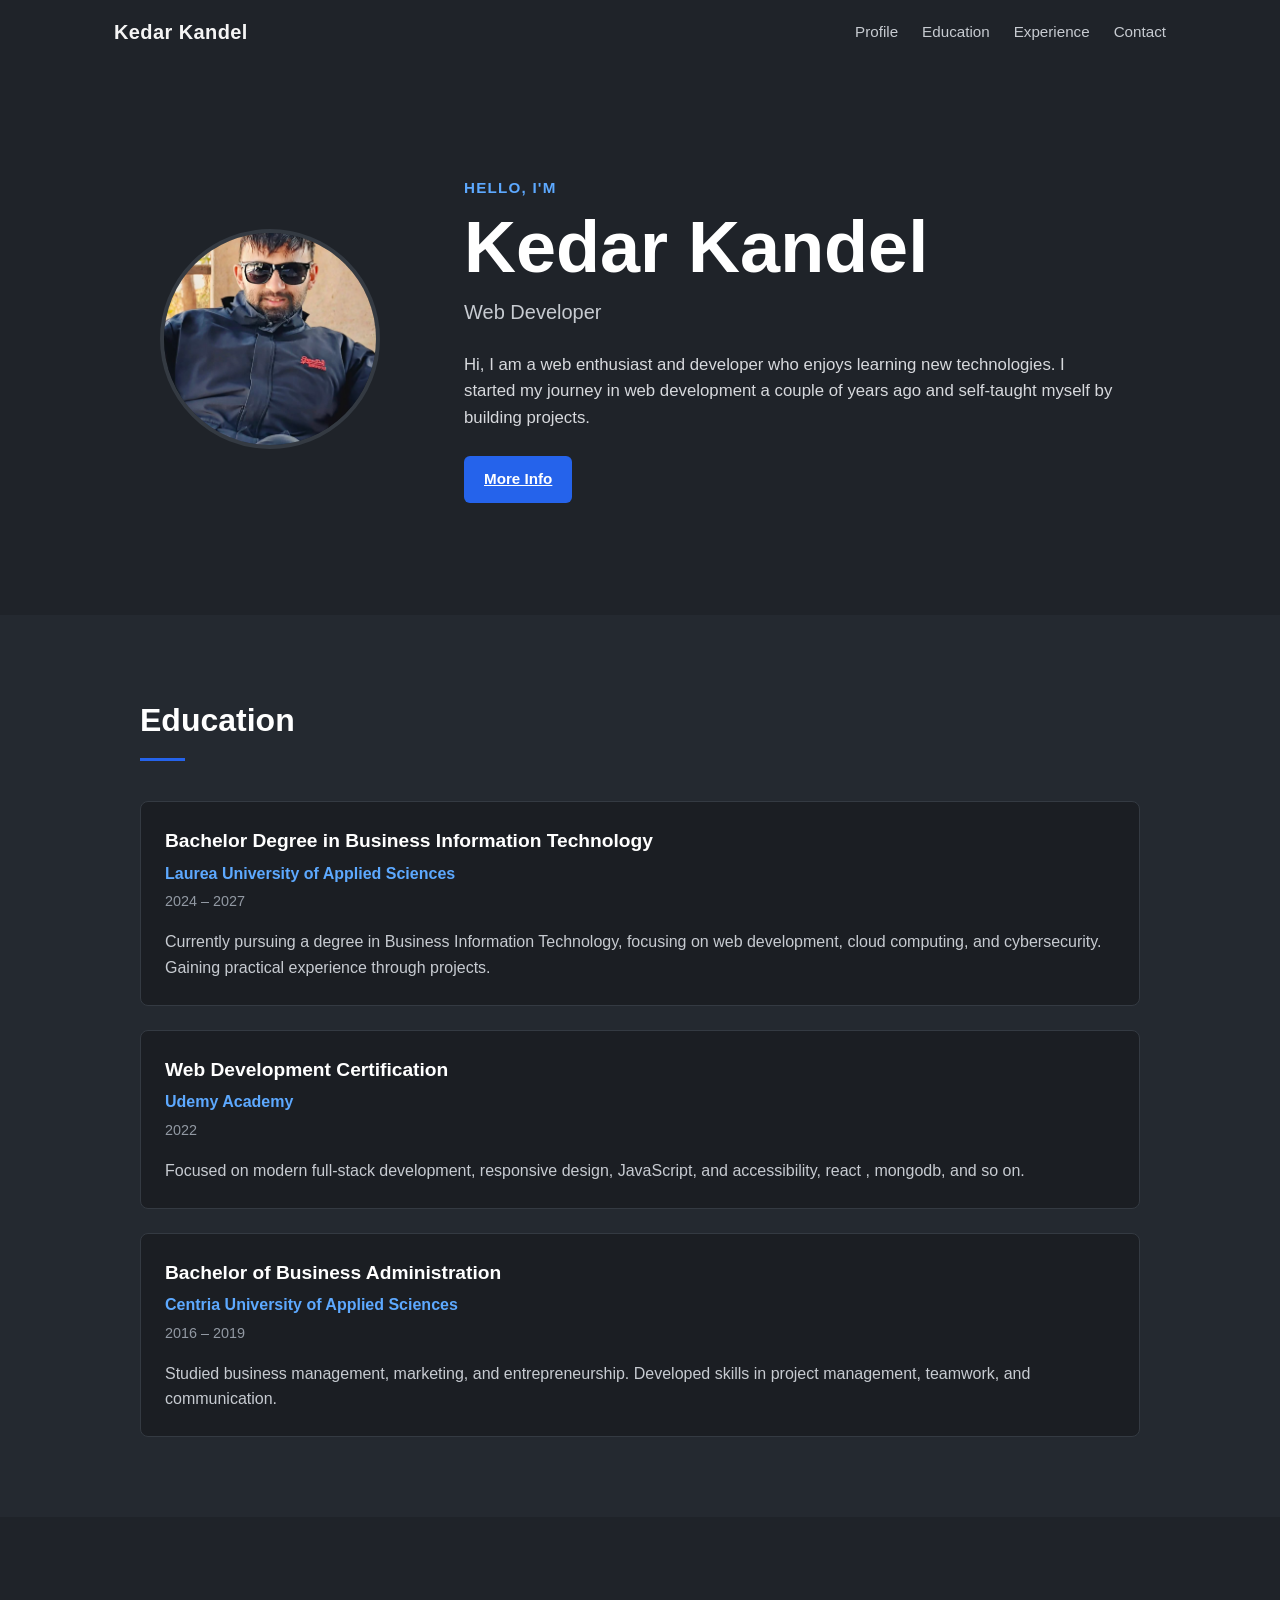
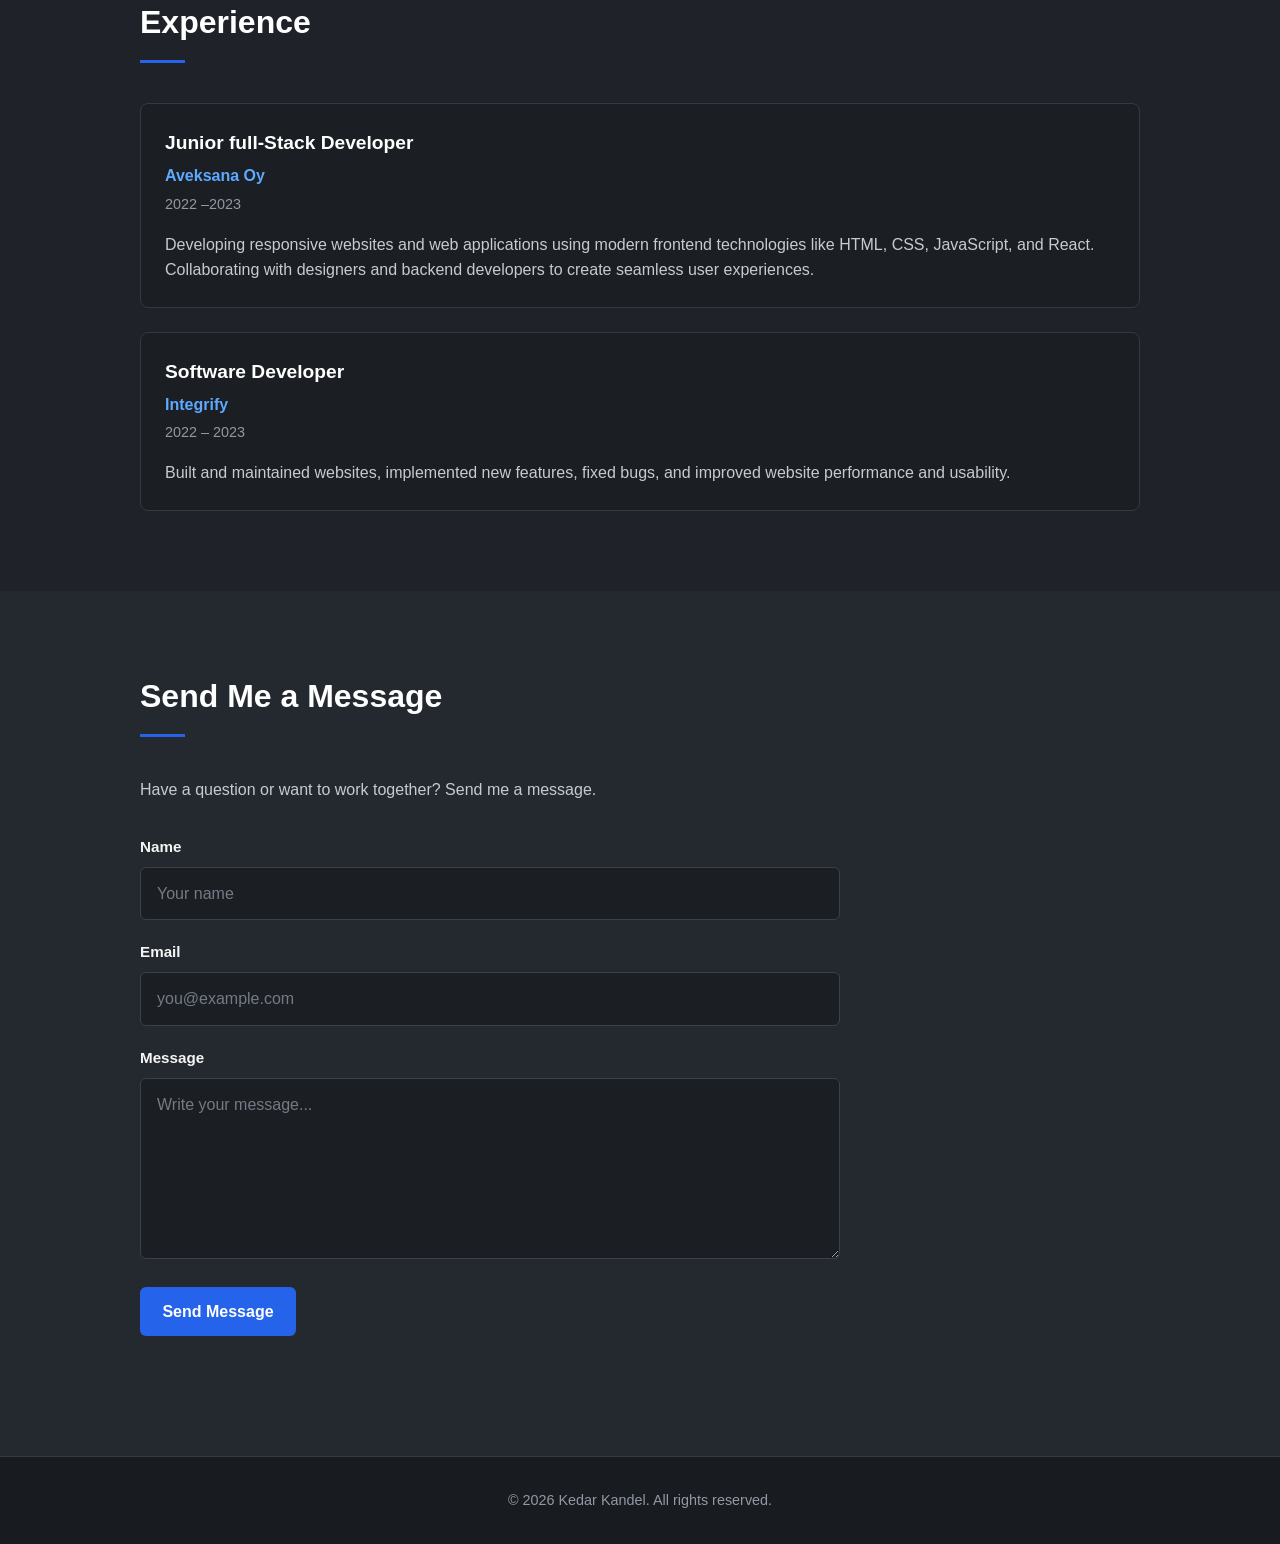
<file: Workshop01_Web-development-basics-guide/starter/index.html>
<!doctype html>
<html lang="en">
  <head>
    <meta charset="UTF-8" />
    <meta name="viewport" content="width=device-width, initial-scale=1.0" />
    <!-- TODO: Add a descriptive title for your page -->
    <title>Kedar Kandel | Profile</title>
    <meta
      name="description"
      content="Kedar Kandel is a web developer and designer."
    />
    <!-- Laurea favicon -->
    <link rel="icon" href="./Laurea_favicon.png" type="image/png" />

    <!-- Link to CSS file -->
    <link rel="stylesheet" href="./css/styles.css" />
  </head>
  <body>
    <!-- TODO Task 3: Add navigation menu here -->
    <nav class="navbar" aria-label="Main navigation">
      <a href="#profile" class="navbar-brand">Kedar Kandel</a>

      <ul class="nav-list">
        <li class="nav-item">
          <a href="#profile" class="nav-link">Profile</a>
        </li>
        <li class="nav-item">
          <a href="#education" class="nav-link">Education</a>
        </li>
        <li class="nav-item">
          <a href="#experience" class="nav-link">Experience</a>
        </li>
        <li class="nav-item">
          <a href="#contact" class="nav-link">Contact</a>
        </li>
      </ul>
    </nav>
    <!-- TODO Task 1: Add your main content here -->
    <!-- Use  h2, p, and img tags -->
   
    <main class="main-content">
      <section id="profile" class="profile-section">
        <div class="profile-container">
          <img
            src="images/profile.jpg"
            alt="Profile image of Kedar Kandel"
            class="profile-image"
          />

          <div class="profile-content">
            <p class="profile-label">Hello, I'm</p>

            <h2 class="profile-name">Kedar Kandel</h2>

            <p class="profile-title">Web Developer</p>

            <p class="profile-description">
              Hi, I am a web enthusiast and developer who enjoys learning new
              technologies. I started my journey in web development a couple of
              years ago and self-taught myself by building projects.
            </p>
            <a
              href="https://github.com/KedarKandel"
              target="_blank"
              rel="noopener noreferrer"
              class="btn btn-primary"
              >More Info</a
            >
          </div>
        </div>
      </section>

      <!-- TODO Task 1 & 3: Add an education section -->
      <section id="education" class="education-section">
        <div class="section-container">
          <h2 class="section-title">Education</h2>

          <div class="education-list">
            <article class="education-item">
              <h3 class="education-degree">
                Bachelor Degree in Business Information Technology
              </h3>
              <p class="education-school">
                Laurea University of Applied Sciences
              </p>
              <p class="education-period">2024 – 2027</p>
              <p class="education-description">
                Currently pursuing a degree in Business Information Technology,
                focusing on web development, cloud computing, and cybersecurity.
                Gaining practical experience through projects.
              </p>
            </article>

            <article class="education-item">
              <h3 class="education-degree">Web Development Certification</h3>
              <p class="education-school">Udemy Academy</p>
              <p class="education-period">2022</p>
              <p class="education-description">
                Focused on modern full-stack development, responsive design,
                JavaScript, and accessibility, react , mongodb, and so on.
              </p>
            </article>

            <article class="education-item">
              <h3 class="education-degree">
                Bachelor of Business Administration
              </h3>
              <p class="education-school">
                Centria University of Applied Sciences
              </p>
              <p class="education-period">2016 – 2019</p>
              <p class="education-description">
                Studied business management, marketing, and entrepreneurship.
                Developed skills in project management, teamwork, and
                communication.
              </p>
            </article>
          </div>
        </div>
      </section>

      <section id="experience" class="experience-section">
        <div class="section-container">
          <h2 class="section-title">Experience</h2>

          <div class="experience-list">
            <article class="experience-item">
              <h3 class="experience-role">Junior full-Stack Developer</h3>
              <p class="experience-company">Aveksana Oy</p>
              <p class="experience-period">2022 –2023</p>

              <p class="experience-description">
                Developing responsive websites and web applications using modern
                frontend technologies like HTML, CSS, JavaScript, and React.
                Collaborating with designers and backend developers to create
                seamless user experiences.
              </p>
            </article>

            <article class="experience-item">
              <h3 class="experience-role">Software Developer</h3>
              <p class="experience-company">Integrify</p>
              <p class="experience-period">2022 – 2023</p>

              <p class="experience-description">
                Built and maintained websites, implemented new features, fixed
                bugs, and improved website performance and usability.
              </p>
            </article>
          </div>
        </div>
      </section>

      <!-- TODO Task 4: Add contact form section here -->
      <section id="contact" class="contact-section">
        <div class="section-container">
          <h2 class="section-title">Send Me a Message</h2>

          <p class="contact-intro">
            Have a question or want to work together? Send me a message.
          </p>

          <form class="contact-form" action="#" method="post">
            <div class="form-group">
              <label for="name" class="form-label">Name</label>
              <input
                type="text"
                id="name"
                name="name"
                class="form-input"
                placeholder="Your name"
                autocomplete="name"
                required
              />
            </div>

            <div class="form-group">
              <label for="email" class="form-label">Email</label>
              <input
                type="email"
                id="email"
                name="email"
                class="form-input"
                placeholder="you@example.com"
                autocomplete="email"
                required
              />
            </div>

            <div class="form-group">
              <label for="message" class="form-label">Message</label>
              <textarea
                id="message"
                name="message"
                class="form-textarea"
                rows="6"
                placeholder="Write your message..."
                required
              ></textarea>
            </div>

            <button type="submit" class="form-submit">Send Message</button>

            <p class="form-status" id="form-status" aria-live="polite"></p>
          </form>
        </div>
      </section>
    </main>

    <!-- Optional: Add a footer -->
    <footer class="site-footer">
      <p class="footer-text">&copy; 2026 Kedar Kandel. All rights reserved.</p>
    </footer>

    <script src="./script.js"></script>
  </body>
</html>
</file>
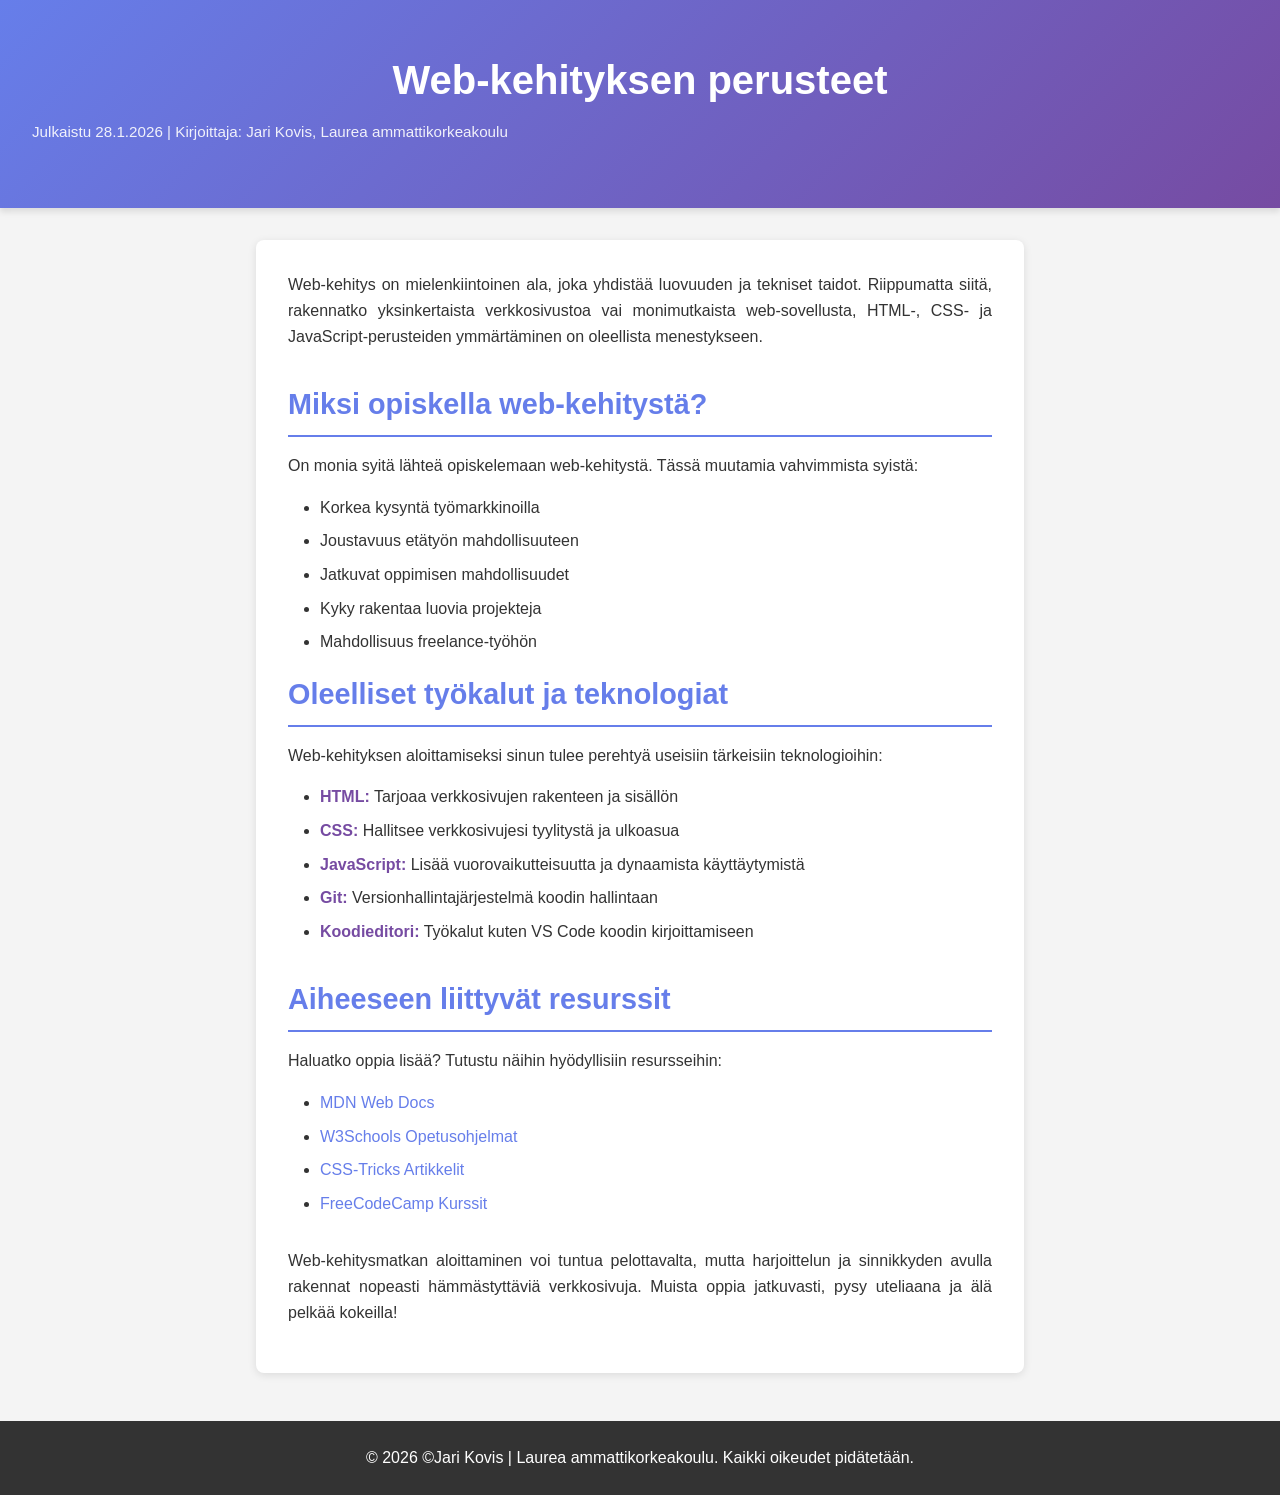
<file: Workshop01_Web-development-basics-guide/tuntiesimerkit/exercise-1-html-structure/index.html>
<!DOCTYPE html>
<html lang="fi">

<head>
    <meta charset="UTF-8">
    <meta name="viewport" content="width=device-width, initial-scale=1.0">
    <title>Blogikirjoitus - HTML-rakenteen esimerkki</title>
    <link rel="stylesheet" href="./styles.css">
</head>

<body>
    <header class="post-header">
        <h1>Web-kehityksen perusteet</h1>
        <p class="post-meta">Julkaistu 28.1.2026 | Kirjoittaja: Jari Kovis, Laurea ammattikorkeakoulu</p>
    </header>

    <main class="post-content">
        <article>
            <section class="introduction">
                <p>
                    Web-kehitys on mielenkiintoinen ala, joka yhdistää luovuuden ja tekniset taidot.
                    Riippumatta siitä, rakennatko yksinkertaista verkkosivustoa vai monimutkaista
                    web-sovellusta, HTML-, CSS- ja JavaScript-perusteiden ymmärtäminen on oleellista menestykseen.
                </p>
            </section>

            <section class="main-content">
                <h2>Miksi opiskella web-kehitystä?</h2>
                <p>
                    On monia syitä lähteä opiskelemaan web-kehitystä. Tässä muutamia
                    vahvimmista syistä:
                </p>

                <ul>
                    <li>Korkea kysyntä työmarkkinoilla</li>
                    <li>Joustavuus etätyön mahdollisuuteen</li>
                    <li>Jatkuvat oppimisen mahdollisuudet</li>
                    <li>Kyky rakentaa luovia projekteja</li>
                    <li>Mahdollisuus freelance-työhön</li>
                </ul>

                <h2>Oleelliset työkalut ja teknologiat</h2>
                <p>
                    Web-kehityksen aloittamiseksi sinun tulee perehtyä useisiin
                    tärkeisiin teknologioihin:
                </p>

                <ul>
                    <li><strong>HTML:</strong> Tarjoaa verkkosivujen rakenteen ja sisällön</li>
                    <li><strong>CSS:</strong> Hallitsee verkkosivujesi tyylitystä ja ulkoasua</li>
                    <li><strong>JavaScript:</strong> Lisää vuorovaikutteisuutta ja dynaamista käyttäytymistä</li>
                    <li><strong>Git:</strong> Versionhallintajärjestelmä koodin hallintaan</li>
                    <li><strong>Koodieditori:</strong> Työkalut kuten VS Code koodin kirjoittamiseen</li>
                </ul>
            </section>

            <section class="related-articles">
                <h2>Aiheeseen liittyvät resurssit</h2>
                <p>
                    Haluatko oppia lisää? Tutustu näihin hyödyllisiin resursseihin:
                </p>
                <ul>
                    <li><a href="https://developer.mozilla.org">MDN Web Docs</a></li>
                    <li><a href="https://www.w3schools.com">W3Schools Opetusohjelmat</a></li>
                    <li><a href="https://css-tricks.com">CSS-Tricks Artikkelit</a></li>
                    <li><a href="https://www.freecodecamp.org">FreeCodeCamp Kurssit</a></li>
                </ul>
            </section>

            <section class="conclusion">
                <p>
                    Web-kehitysmatkan aloittaminen voi tuntua pelottavalta, mutta harjoittelun ja
                    sinnikkyden avulla rakennat nopeasti hämmästyttäviä verkkosivuja. Muista oppia jatkuvasti,
                    pysy uteliaana ja älä pelkää kokeilla!
                </p>
            </section>
        </article>
    </main>

    <footer class="post-footer">
        <p>&copy; 2026 &copy;Jari Kovis | Laurea ammattikorkeakoulu. Kaikki oikeudet pidätetään.</p>
    </footer>
</body>

</html>
</file>
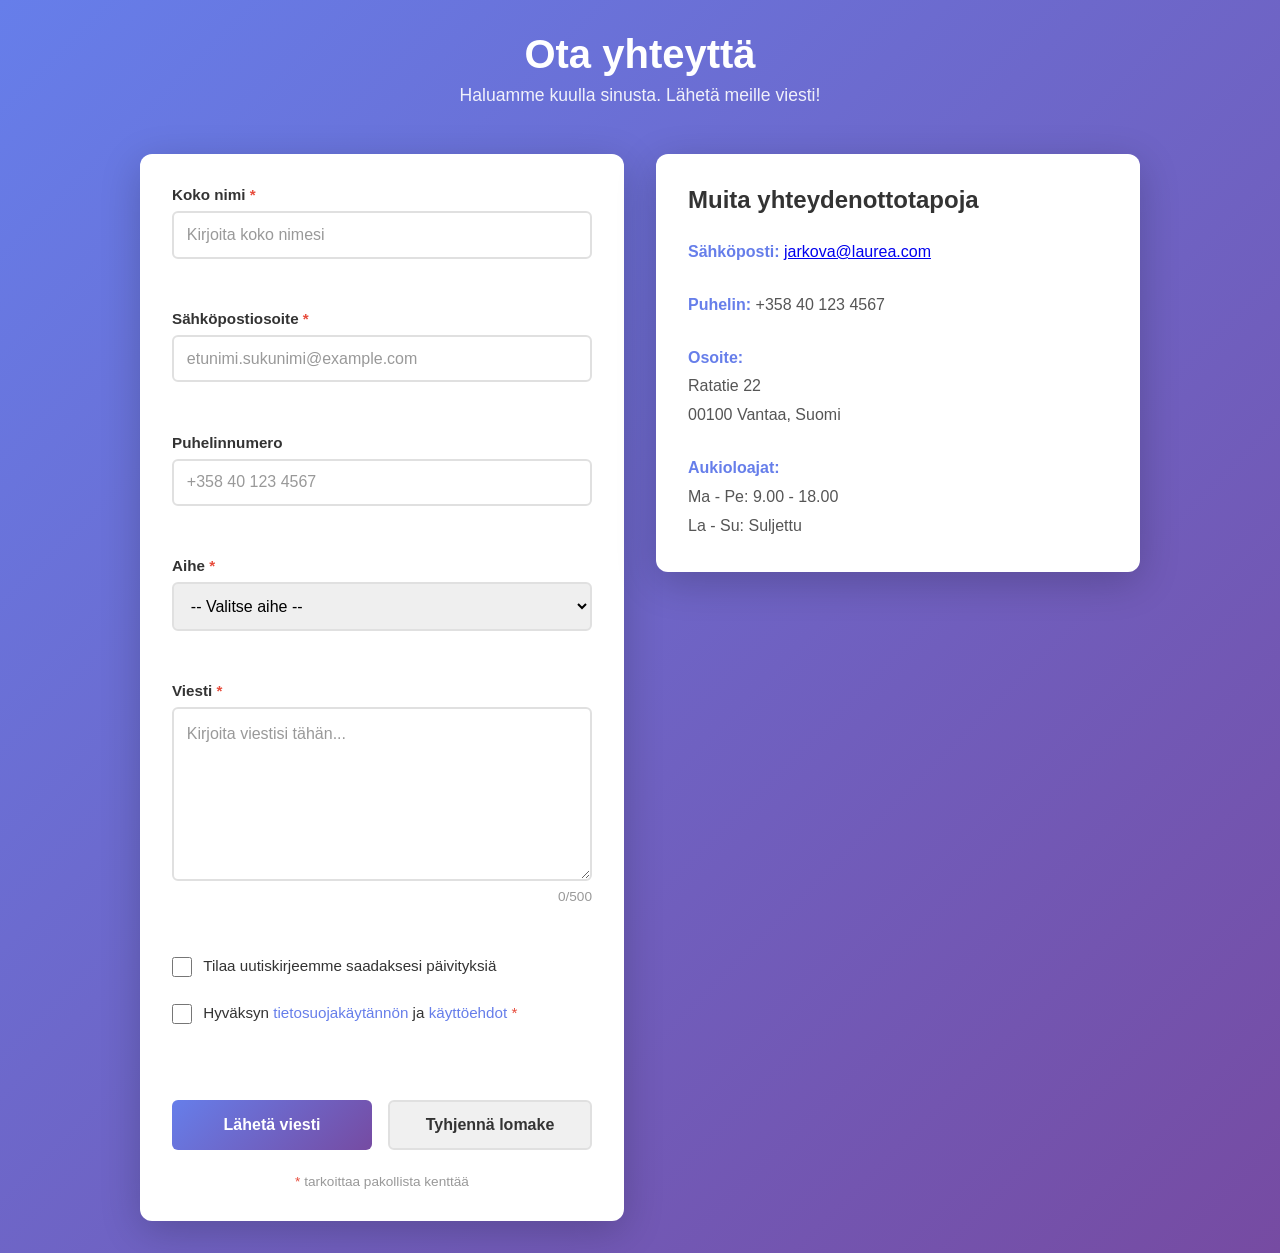
<file: Workshop01_Web-development-basics-guide/tuntiesimerkit/exercise-4-form-validation/index.html>
<!DOCTYPE html>
<html lang="fi">

<head>
    <meta charset="UTF-8">
    <meta name="viewport" content="width=device-width, initial-scale=1.0">
    <title>Yhteydenottolomake - Lomakkeen tyylityksen esimerkki</title>
    <link rel="stylesheet" href="./styles.css">
</head>

<body>
    <main class="form-container">
        <header class="form-header">
            <h1>Ota yhteyttä</h1>
            <p>Haluamme kuulla sinusta. Lähetä meille viesti!</p>
        </header>

        <div class="form-wrapper">
            <form id="contactForm" class="contact-form" novalidate>
                <!-- Onnistumisviesti -->
                <div id="successMessage" class="success-message hidden">
                    <h3>✓ Viesti lähetetty onnistuneesti!</h3>
                    <p>Kiitos yhteydenotosta. Palaamme pian asiaan.</p>
                </div>

                <!-- Nimi -->
                <div class="form-group">
                    <label for="fullName">Koko nimi <span class="required">*</span></label>
                    <input type="text" id="fullName" name="fullName" placeholder="Kirjoita koko nimesi" required>
                    <span class="error-message" id="nameError"></span>
                </div>

                <!-- Sähköposti -->
                <div class="form-group">
                    <label for="email">Sähköpostiosoite <span class="required">*</span></label>
                    <input type="email" id="email" name="email" placeholder="etunimi.sukunimi@example.com" required>
                    <span class="error-message" id="emailError"></span>
                </div>

                <!-- Puhelin -->
                <div class="form-group">
                    <label for="phone">Puhelinnumero</label>
                    <input type="tel" id="phone" name="phone" placeholder="+358 40 123 4567">
                    <span class="error-message" id="phoneError"></span>
                </div>

                <!-- Aihe -->
                <div class="form-group">
                    <label for="subject">Aihe <span class="required">*</span></label>
                    <select id="subject" name="subject" required>
                        <option value="">-- Valitse aihe --</option>
                        <option value="general">Yleinen tiedustelu</option>
                        <option value="support">Tekninen tuki</option>
                        <option value="feedback">Palaute</option>
                        <option value="partnership">Yhteistyö</option>
                        <option value="other">Muu</option>
                    </select>
                    <span class="error-message" id="subjectError"></span>
                </div>

                <!-- Viesti -->
                <div class="form-group">
                    <label for="message">Viesti <span class="required">*</span></label>
                    <textarea id="message" name="message" rows="6" placeholder="Kirjoita viestisi tähän..."
                        required></textarea>
                    <span class="char-count"><span id="charCount">0</span>/500</span>
                    <span class="error-message" id="messageError"></span>
                </div>

                <!-- Valintaruutu -->
                <div class="form-group checkbox-group">
                    <div class="checkbox-wrapper">
                        <input type="checkbox" id="subscribe" name="subscribe">
                        <label for="subscribe" class="checkbox-label">
                            Tilaa uutiskirjeemme saadaksesi päivityksiä
                        </label>
                    </div>
                </div>

                <!-- Suostumus -->
                <div class="form-group checkbox-group">
                    <div class="checkbox-wrapper">
                        <input type="checkbox" id="agree" name="agree" required>
                        <label for="agree" class="checkbox-label">
                            Hyväksyn <a href="#">tietosuojakäytännön</a> ja <a href="#">käyttöehdot</a> <span
                                class="required">*</span>
                        </label>
                    </div>
                    <span class="error-message" id="agreeError"></span>
                </div>

                <!-- Lomakkeen toiminnot -->
                <div class="form-actions">
                    <button type="submit" class="btn btn-primary">Lähetä viesti</button>
                    <button type="reset" class="btn btn-secondary">Tyhjennä lomake</button>
                </div>

                <!-- Lomakkeen ohjeteksti -->
                <p class="form-help">
                    <span class="required">*</span> tarkoittaa pakollista kenttää
                </p>
            </form>
        </div>

        <!-- Yhteystiedot -->
        <aside class="contact-info">
            <h3>Muita yhteydenottotapoja</h3>
            <div class="info-item">
                <strong>Sähköposti:</strong> <a href="mailto:jarkova@laurea.com">jarkova@laurea.com</a>
            </div>
            <div class="info-item">
                <strong>Puhelin:</strong> +358 40 123 4567
            </div>
            <div class="info-item">
                <strong>Osoite:</strong><br>
                Ratatie 22<br>
                00100 Vantaa, Suomi
            </div>
            <div class="info-item">
                <strong>Aukioloajat:</strong><br>
                Ma - Pe: 9.00 - 18.00<br>
                La - Su: Suljettu
            </div>
        </aside>
    </main>

    <script src="./script.js"></script>
</body>

</html>
</file>
<file: Workshop01_Web-development-basics-guide/starter/css/styles.css>
/* 
  Root leve styles
 */

* {
  margin: 0;
  padding: 0;
  box-sizing: border-box;
}

html {
  scroll-behavior: smooth;
}

body {
  font-family: Arial, Helvetica, sans-serif;
  line-height: 1.6;
  background-color: #1f2329;
  color: #f5f5f5;
}

nav a {
  color: inherit;
  text-decoration: none;
}

img {
  max-width: 100%;
  display: block;
}


/* Navigation */



.navbar {
  max-width: 1100px;
  margin: 0 auto;
  padding: 1rem 1.5rem;

  display: flex;
  align-items: center;
  justify-content: space-between;
  gap: 2rem;
}

.navbar-brand {
  font-size: 1.25rem;
  font-weight: 700;
  letter-spacing: 0.02em;
}

.nav-list {
  list-style: none;

  display: flex;
  align-items: center;
  gap: 1.5rem;
}

.nav-link {
  color: #c7cbd1;
  font-size: 0.95rem;

  transition:
    color 0.2s ease,
    background-color 0.2s ease;
}

.nav-link:hover,
.nav-link:focus-visible {
  color: #ffffff;
}


/* main content*/

.main-content {
  width: 100%;
}

section {
  scroll-margin-top: 80px;
}

.section-container,
.profile-container {
  width: min(100% - 3rem, 1000px);
  margin: 0 auto;
}


/* profile section*/

.profile-section {
  padding: 7rem 0;
  background-color: #1f2329;
}

.profile-container {
  display: grid;
  grid-template-columns: 260px 1fr;
  align-items: center;
  gap: 4rem;
}

.profile-image {
  width: 220px;
  height: 220px;
  object-fit: cover;

  border-radius: 50%;
  border: 4px solid #343a42;

  margin: 0 auto;
}

.profile-label {
  color: #5da9ff;
  font-size: 0.95rem;
  font-weight: 600;
  letter-spacing: 0.08em;
  text-transform: uppercase;

  margin-bottom: 0.5rem;
}

.profile-name {
  color: #ffffff;
  font-size: clamp(2.5rem, 6vw, 4.5rem);
  line-height: 1.1;
  margin-bottom: 0.5rem;
}

.profile-title {
  color: #c7cbd1;
  font-size: 1.25rem;
  margin-bottom: 1.5rem;
}

.profile-description {
  max-width: 650px;
  color: #d7d9dd;
  font-size: 1.05rem;
}


/* buttons */

.btn {
  display: inline-block;

  padding: 0.7rem 1.25rem;
  margin-top: 1.5rem;

  border-radius: 6px;

  font-size: 0.95rem;
  font-weight: 600;

  transition:
    background-color 0.2s ease,
    transform 0.2s ease,
    box-shadow 0.2s ease;
}

.btn-primary {
  background-color: #2563eb;
  color: #ffffff;
}

.btn-primary:hover,
.btn-primary:focus-visible {
  background-color: #3b82f6;
  transform: translateY(-2px);
  box-shadow: 0 6px 18px rgba(37, 99, 235, 0.25);
}


/* common used styles */

.education-section,
.experience-section,
.contact-section {
  padding: 5rem 0;
}

.education-section {
  background-color: #242930;
}

.experience-section {
  background-color: #1f2329;
}

.contact-section {
  background-color: #242930;
}

.section-title {
  color: #ffffff;
  font-size: 2rem;
  margin-bottom: 2.5rem;

  position: relative;
}

.section-title::after {
  content: "";

  display: block;
  width: 45px;
  height: 3px;

  margin-top: 0.75rem;

  background-color: #2563eb;
}


/* Education & Experience */

.education-list,
.experience-list {
  display: grid;
  gap: 1.5rem;
}

.education-item,
.experience-item {
  padding: 1.5rem;

  background-color: #1b1e23;
  border: 1px solid #343a42;
  border-radius: 8px;

  transition:
    border-color 0.2s ease,
    transform 0.2s ease;
}

.education-item:hover,
.experience-item:hover {
  border-color: #4b5563;
  transform: translateY(-2px);
}

.education-degree,
.experience-role {
  color: #ffffff;
  font-size: 1.2rem;
  margin-bottom: 0.25rem;
}

.education-school,
.experience-company {
  color: #5da9ff;
  font-weight: 600;
  margin-bottom: 0.25rem;
}

.education-period,
.experience-period {
  color: #9299a3;
  font-size: 0.9rem;
  margin-bottom: 1rem;
}

.education-description,
.experience-description {
  color: #c7cbd1;
}


/* contact */

.contact-intro {
  color: #c7cbd1;
  margin-bottom: 2rem;
}

.contact-form {
  max-width: 700px;
}

.form-group {
  margin-bottom: 1.25rem;
}

.form-label {
  display: block;

  color: #f5f5f5;
  font-size: 0.95rem;
  font-weight: 600;

  margin-bottom: 0.5rem;
}

.form-input,
.form-textarea {
  width: 100%;

  padding: 0.8rem 1rem;

  background-color: #1b1e23;
  color: #ffffff;

  border: 1px solid #3a414a;
  border-radius: 6px;

  font: inherit;

  outline: none;

  transition:
    border-color 0.2s ease,
    box-shadow 0.2s ease;
}

.form-input::placeholder,
.form-textarea::placeholder {
  color: #747b85;
}

.form-input:focus,
.form-textarea:focus {
  border-color: #3b82f6;
  box-shadow: 0 0 0 3px rgba(59, 130, 246, 0.15);
}

.form-textarea {
  min-height: 150px;
  resize: vertical;
}

.form-submit {
  padding: 0.75rem 1.4rem;

  border: none;
  border-radius: 6px;

  background-color: #2563eb;
  color: #ffffff;

  font: inherit;
  font-weight: 600;

  cursor: pointer;

  transition:
    background-color 0.2s ease,
    transform 0.2s ease,
    box-shadow 0.2s ease;
}

.form-submit:hover,
.form-submit:focus-visible {
  background-color: #3b82f6;
  transform: translateY(-2px);
  box-shadow: 0 6px 18px rgba(37, 99, 235, 0.25);
}

.form-status {
  margin-top: 1rem;
  color: #5da9ff;
}


/* footer */

.site-footer {
  padding: 2rem 1.5rem;

  background-color: #181b20;
  border-top: 1px solid #343a42;

  text-align: center;
}

.footer-text {
  color: #9299a3;
  font-size: 0.9rem;
}


/* responsive */

@media (max-width: 700px) {
  .navbar {
    flex-direction: column;
    gap: 0.75rem;
  }

  .nav-list {
    gap: 1rem;
    flex-wrap: wrap;
    justify-content: center;
  }

  .profile-section {
    padding: 5rem 0;
  }

  .profile-container {
    grid-template-columns: 1fr;
    text-align: center;
    gap: 2rem;
  }

  .profile-image {
    width: 180px;
    height: 180px;
  }

  .profile-description {
    margin: 0 auto;
  }

  .section-title::after {
    margin-left: auto;
    margin-right: auto;
  }

  .education-section,
  .experience-section,
  .contact-section {
    padding: 4rem 0;
  }
}



  /*Form Status Messages*/

.form-status {
  min-height: 1.5rem;
  margin-top: 1rem;
  font-size: 0.95rem;
  font-weight: 500;
}

.form-status-success {
  color: #4ade80;
}

.form-status-error {
  color: #f87171;
}
</file>
<file: Workshop01_Web-development-basics-guide/tuntiesimerkit/exercise-1-html-structure/styles.css>
/* =================================
   Exercise 1: HTML Structure Example
   Blog Post Layout
   ================================= */

* {
  margin: 0;
  padding: 0;
  box-sizing: border-box;
}

body {
  font-family: "Segoe UI", Tahoma, Geneva, Verdana, sans-serif;
  line-height: 1.6;
  color: #333;
  background-color: #f4f4f4;
}

header.post-header {
  background: linear-gradient(135deg, #667eea 0%, #764ba2 100%);
  color: white;
  padding: 3rem 2rem;
  text-align: center;
  margin-bottom: 2rem;
  box-shadow: 0 4px 6px rgba(0, 0, 0, 0.1);
}

header.post-header h1 {
  font-size: 2.5rem;
  margin-bottom: 0.5rem;
}

header.post-header .post-meta {
  font-size: 0.95rem;
  opacity: 0.9;
}

main.post-content {
  max-width: 800px;
  margin: 0 auto 2rem;
  padding: 0 1rem;
}

article {
  background: white;
  padding: 2rem;
  border-radius: 8px;
  box-shadow: 0 2px 8px rgba(0, 0, 0, 0.1);
}

article section {
  margin-bottom: 2rem;
}

article section:last-child {
  margin-bottom: 0;
}

h2 {
  color: #667eea;
  font-size: 1.8rem;
  margin-bottom: 1rem;
  border-bottom: 2px solid #667eea;
  padding-bottom: 0.5rem;
}

p {
  margin-bottom: 1rem;
  text-align: justify;
}

ul {
  margin-left: 2rem;
  margin-bottom: 1rem;
}

li {
  margin-bottom: 0.5rem;
}

strong {
  color: #764ba2;
}

a {
  color: #667eea;
  text-decoration: none;
  transition: color 0.3s ease;
}

a:hover {
  color: #764ba2;
  text-decoration: underline;
}

footer.post-footer {
  background: #333;
  color: white;
  text-align: center;
  padding: 1.5rem;
  margin-top: 3rem;
}

footer.post-footer p {
  margin: 0;
  text-align: center;
}

/* Responsive Design */
@media (max-width: 768px) {
  header.post-header h1 {
    font-size: 2rem;
  }

  article {
    padding: 1.5rem;
  }

  h2 {
    font-size: 1.5rem;
  }
}
</file>
<file: Workshop01_Web-development-basics-guide/tuntiesimerkit/exercise-4-form-validation/styles.css>
/* =================================
   Exercise 4: Form Validation & Styling
   Contact Form Example
   ================================= */

* {
    margin: 0;
    padding: 0;
    box-sizing: border-box;
}

body {
    font-family: 'Segoe UI', Tahoma, Geneva, Verdana, sans-serif;
    background: linear-gradient(135deg, #667eea 0%, #764ba2 100%);
    min-height: 100vh;
    padding: 2rem 1rem;
}

main.form-container {
    max-width: 1000px;
    margin: 0 auto;
    display: grid;
    grid-template-columns: 1fr 1fr;
    gap: 2rem;
    align-items: start;
}

/* Header */
.form-header {
    grid-column: 1 / -1;
    text-align: center;
    color: white;
    margin-bottom: 1rem;
}

.form-header h1 {
    font-size: 2.5rem;
    margin-bottom: 0.5rem;
}

.form-header p {
    font-size: 1.1rem;
    opacity: 0.9;
}

/* Form Wrapper */
.form-wrapper {
    background: white;
    padding: 2rem;
    border-radius: 12px;
    box-shadow: 0 10px 40px rgba(0, 0, 0, 0.2);
}

.contact-form {
    display: flex;
    flex-direction: column;
    gap: 1.5rem;
}

/* Success Message */
.success-message {
    background: #d4edda;
    border: 1px solid #c3e6cb;
    border-radius: 6px;
    padding: 1rem;
    color: #155724;
    margin-bottom: 1rem;
}

.success-message h3 {
    margin-bottom: 0.5rem;
    font-size: 1.1rem;
}

.success-message.hidden {
    display: none;
}

/* Form Groups */
.form-group {
    display: flex;
    flex-direction: column;
    gap: 0.5rem;
}

label {
    font-weight: 600;
    color: #333;
    font-size: 0.95rem;
}

.required {
    color: #e74c3c;
}

/* Input and Textarea Styles */
input[type="text"],
input[type="email"],
input[type="tel"],
select,
textarea {
    padding: 0.8rem;
    border: 2px solid #e0e0e0;
    border-radius: 6px;
    font-size: 1rem;
    font-family: inherit;
    transition: border-color 0.3s ease, box-shadow 0.3s ease;
}

input[type="text"]:focus,
input[type="email"]:focus,
input[type="tel"]:focus,
select:focus,
textarea:focus {
    outline: none;
    border-color: #667eea;
    box-shadow: 0 0 0 3px rgba(102, 126, 234, 0.1);
}

textarea {
    resize: vertical;
    min-height: 150px;
    line-height: 1.5;
}

/* Placeholder Styling */
input::placeholder,
textarea::placeholder {
    color: #999;
}

/* Character Count */
.char-count {
    font-size: 0.85rem;
    color: #999;
    text-align: right;
}

/* Error States */
input.error,
textarea.error,
select.error {
    border-color: #e74c3c;
    background: #fff5f5;
}

input.success,
textarea.success,
select.success {
    border-color: #27ae60;
    background: #f0fdf4;
}

.error-message {
    color: #e74c3c;
    font-size: 0.85rem;
    min-height: 1.2rem;
    display: block;
}

/* Checkbox Styles */
.checkbox-group {
    gap: 1rem;
}

.checkbox-wrapper {
    display: flex;
    align-items: flex-start;
    gap: 0.7rem;
}

input[type="checkbox"] {
    width: 20px;
    height: 20px;
    margin-top: 2px;
    cursor: pointer;
    accent-color: #667eea;
}

.checkbox-label {
    font-weight: normal;
    cursor: pointer;
    line-height: 1.5;
}

.checkbox-label a {
    color: #667eea;
    text-decoration: none;
    transition: text-decoration 0.3s ease;
}

.checkbox-label a:hover {
    text-decoration: underline;
}

/* Form Actions */
.form-actions {
    display: flex;
    gap: 1rem;
    margin-top: 1rem;
}

.btn {
    padding: 0.9rem 1.8rem;
    border: none;
    border-radius: 6px;
    font-size: 1rem;
    font-weight: 600;
    cursor: pointer;
    transition: transform 0.2s ease, box-shadow 0.2s ease;
    flex: 1;
}

.btn-primary {
    background: linear-gradient(135deg, #667eea 0%, #764ba2 100%);
    color: white;
}

.btn-primary:hover {
    transform: translateY(-2px);
    box-shadow: 0 8px 20px rgba(102, 126, 234, 0.3);
}

.btn-primary:active {
    transform: translateY(0);
}

.btn-secondary {
    background: #f0f0f0;
    color: #333;
    border: 2px solid #e0e0e0;
}

.btn-secondary:hover {
    background: #e8e8e8;
    border-color: #d0d0d0;
}

.btn:disabled {
    opacity: 0.5;
    cursor: not-allowed;
    transform: none;
}

/* Form Help Text */
.form-help {
    font-size: 0.85rem;
    color: #999;
    text-align: center;
}

/* Contact Info Sidebar */
.contact-info {
    background: white;
    padding: 2rem;
    border-radius: 12px;
    box-shadow: 0 10px 40px rgba(0, 0, 0, 0.2);
}

.contact-info h3 {
    font-size: 1.5rem;
    color: #333;
    margin-bottom: 1.5rem;
}

.info-item {
    margin-bottom: 1.5rem;
    line-height: 1.8;
    color: #555;
}

.info-item:last-child {
    margin-bottom: 0;
}

.info-item strong {
    color: #667eea;
}

/* Responsive Design */
@media (max-width: 768px) {
    main.form-container {
        grid-template-columns: 1fr;
        gap: 1.5rem;
    }

    .form-header h1 {
        font-size: 2rem;
    }

    .form-wrapper,
    .contact-info {
        padding: 1.5rem;
    }

    .form-actions {
        flex-direction: column;
    }

    .btn {
        width: 100%;
    }
}

@media (max-width: 480px) {
    body {
        padding: 1rem;
    }

    .form-header h1 {
        font-size: 1.5rem;
    }

    .form-header p {
        font-size: 1rem;
    }

    .form-wrapper,
    .contact-info {
        padding: 1.2rem;
        box-shadow: none;
        border: 1px solid #e0e0e0;
    }

    label {
        font-size: 0.9rem;
    }

    input,
    textarea,
    select {
        font-size: 16px; /* Prevents zoom on iOS */
    }

    textarea {
        min-height: 120px;
    }

    .contact-info h3 {
        font-size: 1.3rem;
    }

    .info-item {
        margin-bottom: 1rem;
    }
}
</file>
